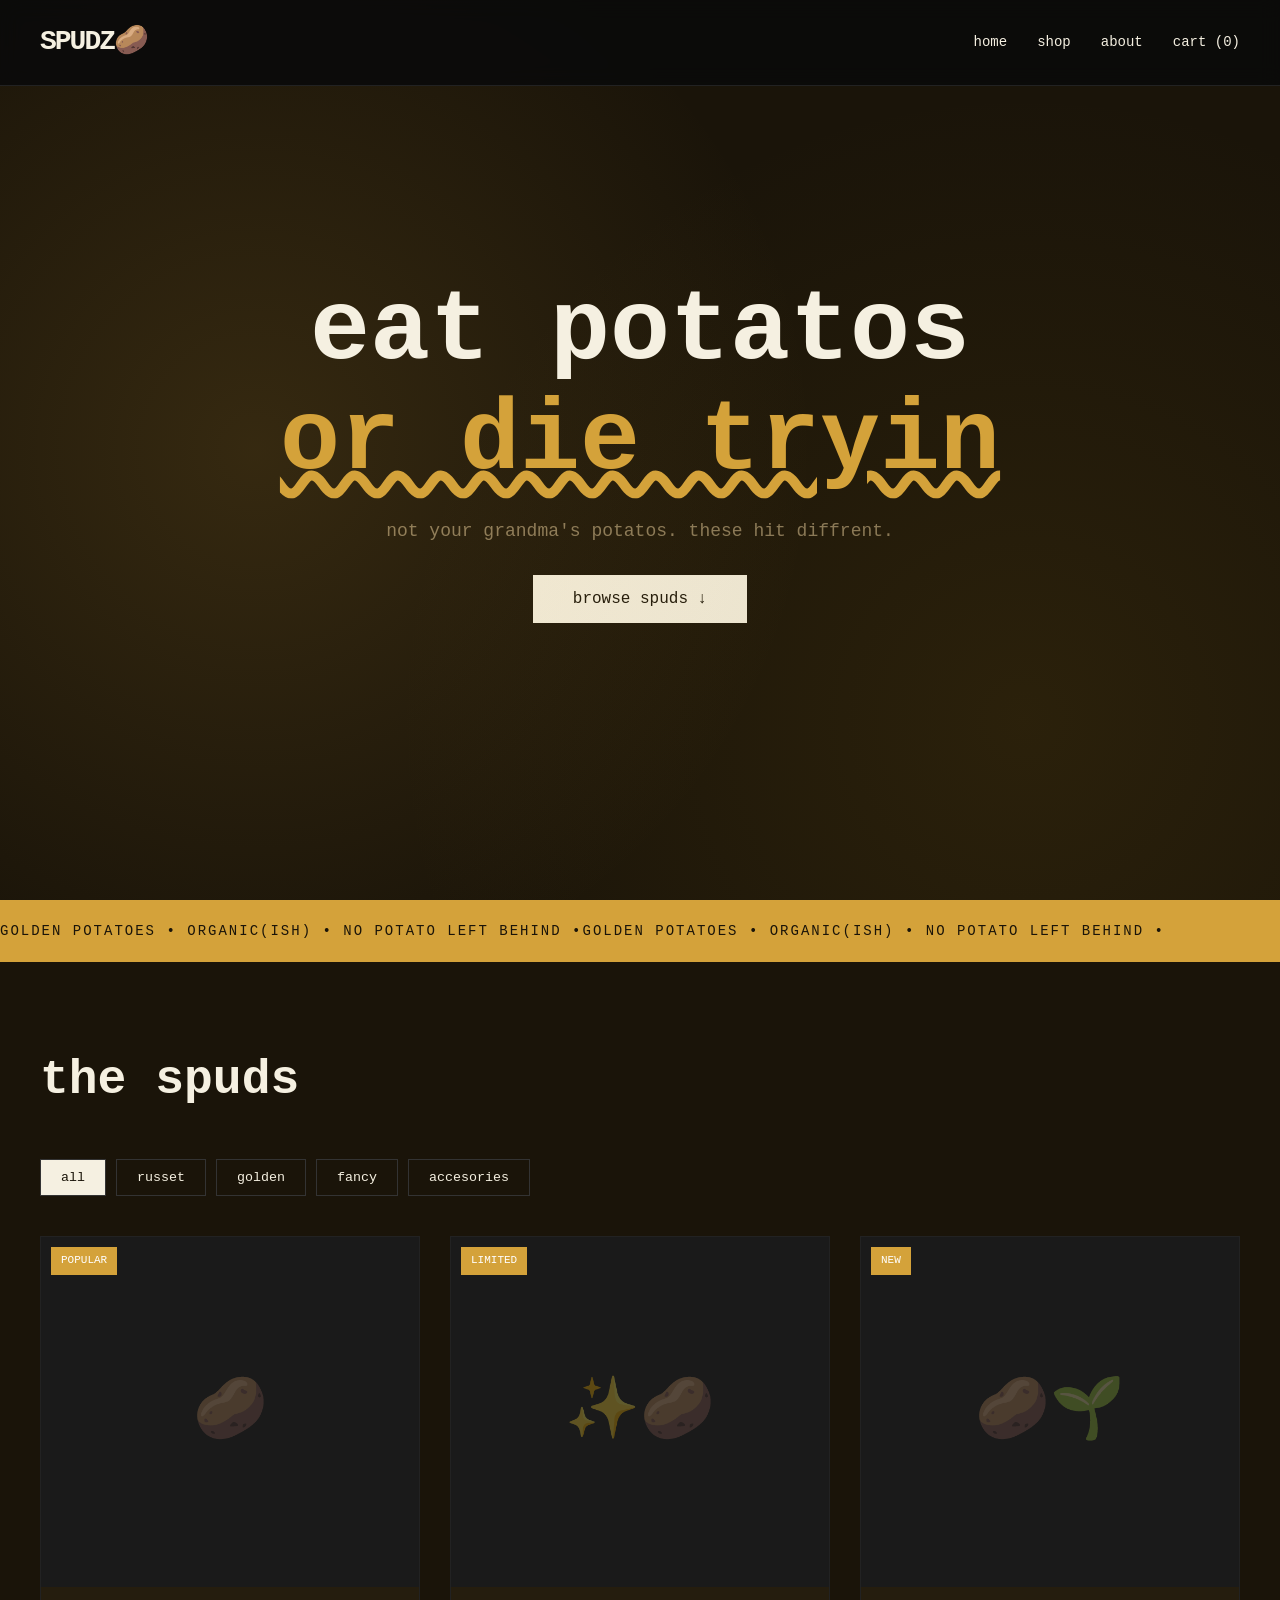
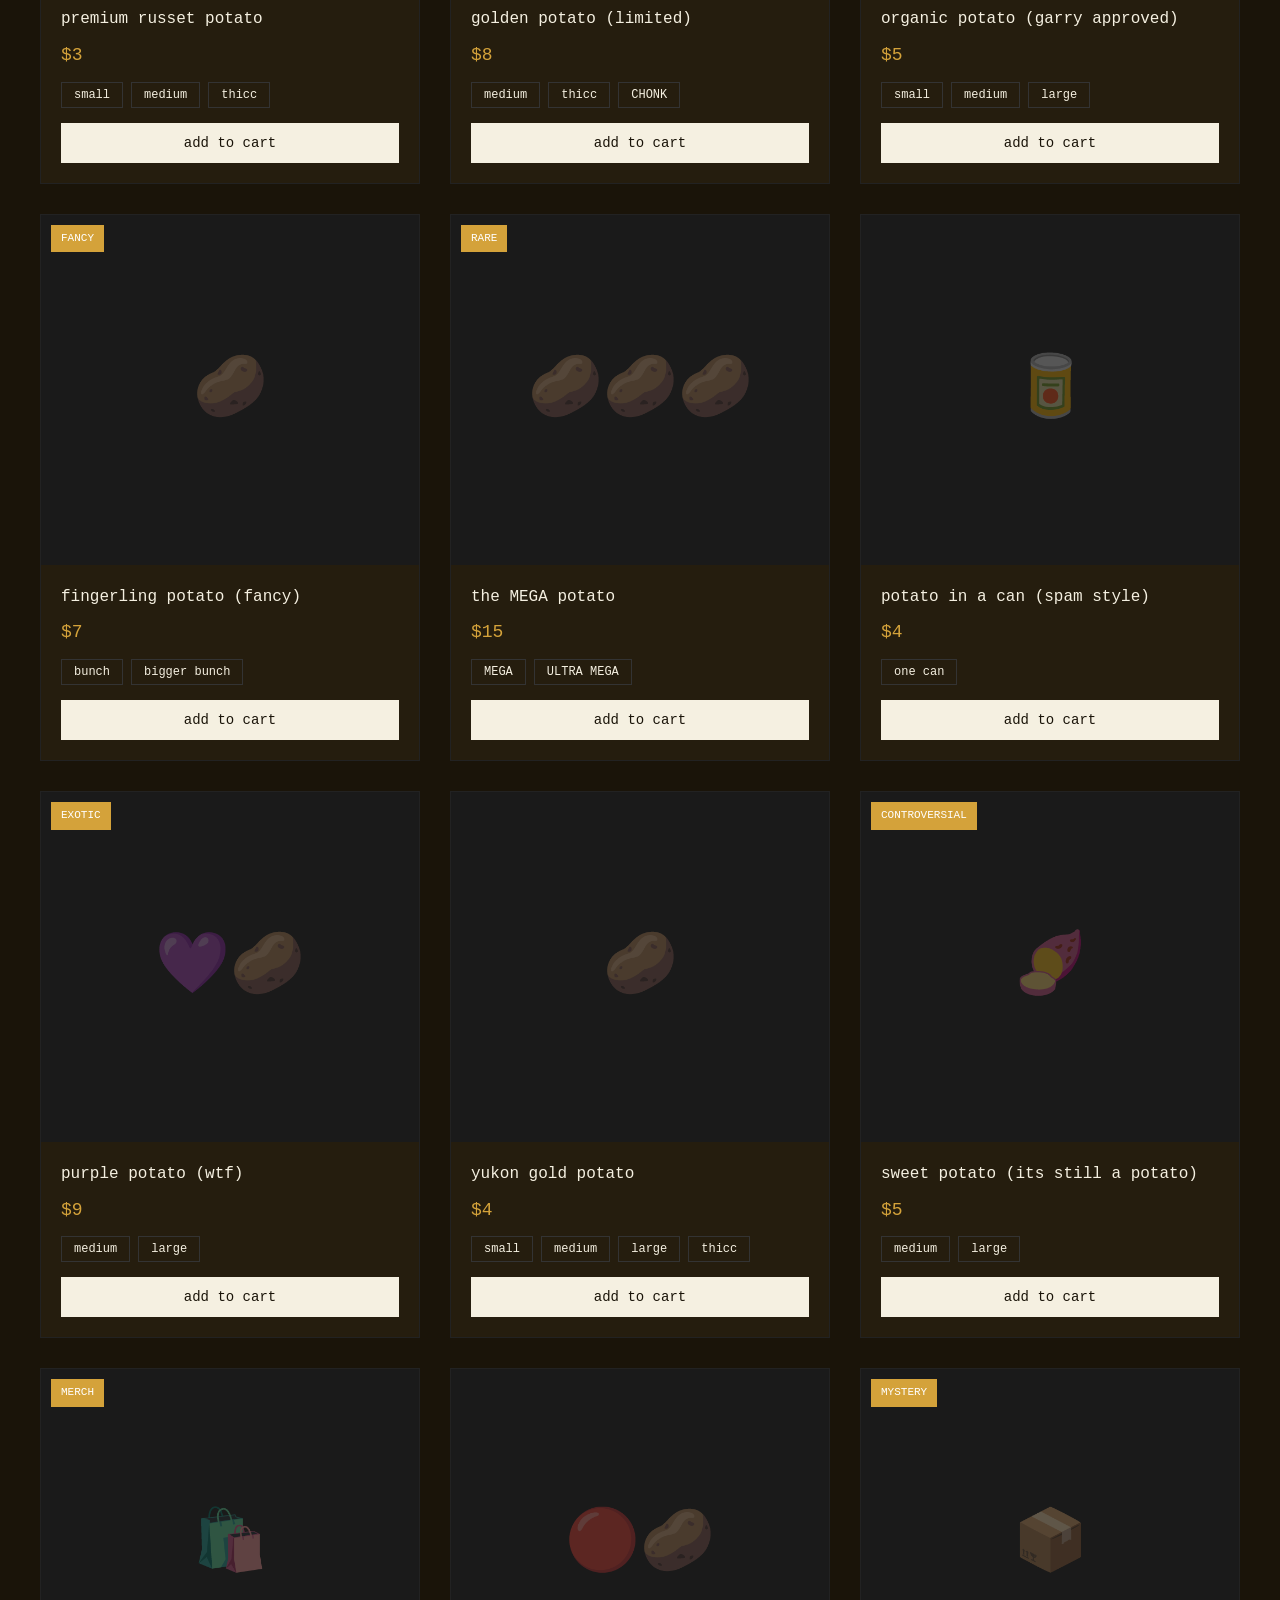
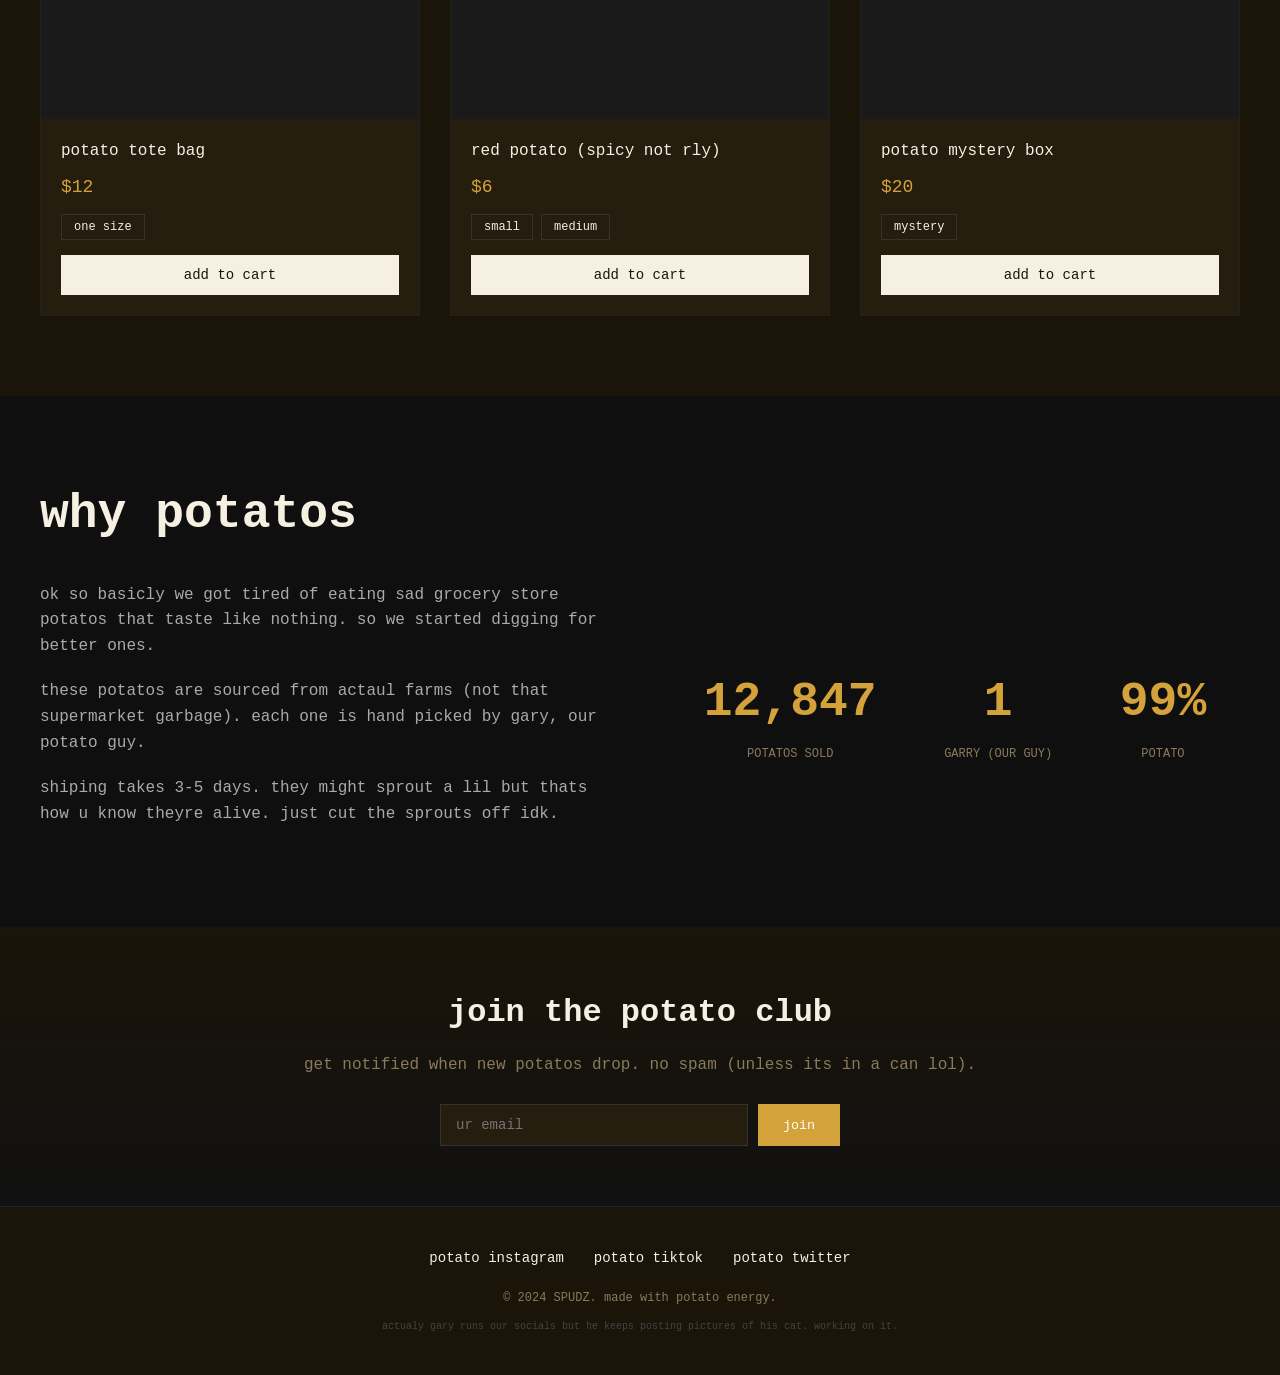
<file: index.html>
<!DOCTYPE html>
<html lang="en">
<head>
    <meta charset="UTF-8">
    <meta name="viewport" content="width=device-width, initial-scale=1.0">
    <title>SPUDZ - premium potatos 4 premium ppl</title>
    <link rel="stylesheet" href="style.css">
</head>
<body>
    <!-- header area -->
    <header>
        <div class="logo">SPUDZ<span class="dot">🥔</span></div>
        <nav>
            <a href="#home">home</a>
            <a href="#shop">shop</a>
            <a href="#about">about</a>
            <a href="cart.html">cart (<span id="cart-count">0</span>)</a>
        </nav>
    </header>

    <!-- hero section -->
    <section id="home" class="hero">
        <h1>eat potatos<br><span class="highlight">or die tryin</span></h1>
        <p>not your grandma's potatos. these hit diffrent.</p>
        <button onclick="scrollToShop()">browse spuds ↓</button>
    </section>

    <!-- featured stuff -->
    <section class="featured">
        <div class="marquee">
            <span>GOLDEN POTATOES • ORGANIC(ISH) • NO POTATO LEFT BEHIND • </span>
            <span>GOLDEN POTATOES • ORGANIC(ISH) • NO POTATO LEFT BEHIND • </span>
        </div>
    </section>

    <!-- shop section -->
    <section id="shop" class="products">
        <h2>the spuds</h2>
        <div class="filter-bar">
            <button class="filter-btn active" onclick="filterProducts('all')">all</button>
            <button class="filter-btn" onclick="filterProducts('russet')">russet</button>
            <button class="filter-btn" onclick="filterProducts('gold')">golden</button>
            <button class="filter-btn" onclick="filterProducts('fancy')">fancy</button>
            <button class="filter-btn" onclick="filterProducts('acc')">accesories</button>
        </div>
        <div class="product-grid" id="product-grid">
            <!-- products get loaded here by js -->
        </div>
    </section>

    <!-- about section kinda -->
    <section id="about" class="about">
        <h2>why potatos</h2>
        <div class="about-content">
            <div class="about-text">
                <p>ok so basicly we got tired of eating sad grocery store potatos that taste like nothing. so we started digging for better ones.</p>
                <p>these potatos are sourced from actaul farms (not that supermarket garbage). each one is hand picked by gary, our potato guy.</p>
                <p>shiping takes 3-5 days. they might sprout a lil but thats how u know theyre alive. just cut the sprouts off idk.</p>
            </div>
            <div class="about-stats">
                <div class="stat">
                    <span class="num">12,847</span>
                    <span class="label">potatos sold</span>
                </div>
                <div class="stat">
                    <span class="num">1</span>
                    <span class="label">garry (our guy)</span>
                </div>
                <div class="stat">
                    <span class="num">99%</span>
                    <span class="label">potato</span>
                </div>
            </div>
        </div>
    </section>

    <!-- newsletter -->
    <section class="newsletter">
        <h3>join the potato club</h3>
        <p>get notified when new potatos drop. no spam (unless its in a can lol).</p>
        <form onsubmit="subscribe(event)">
            <input type="email" placeholder="ur email" id="email-input">
            <button type="submit">join</button>
        </form>
    </section>

    <!-- footer -->
    <footer>
        <div class="footer-links">
            <a href="#">potato instagram</a>
            <a href="#">potato tiktok</a>
            <a href="#">potato twitter</a>
        </div>
        <p class="copyright">© 2024 SPUDZ. made with potato energy.</p>
        <p class="fine-print">actualy gary runs our socials but he keeps posting pictures of his cat. working on it.</p>
    </footer>

    <script src="script.js"></script>
</body>
</html>
</file>
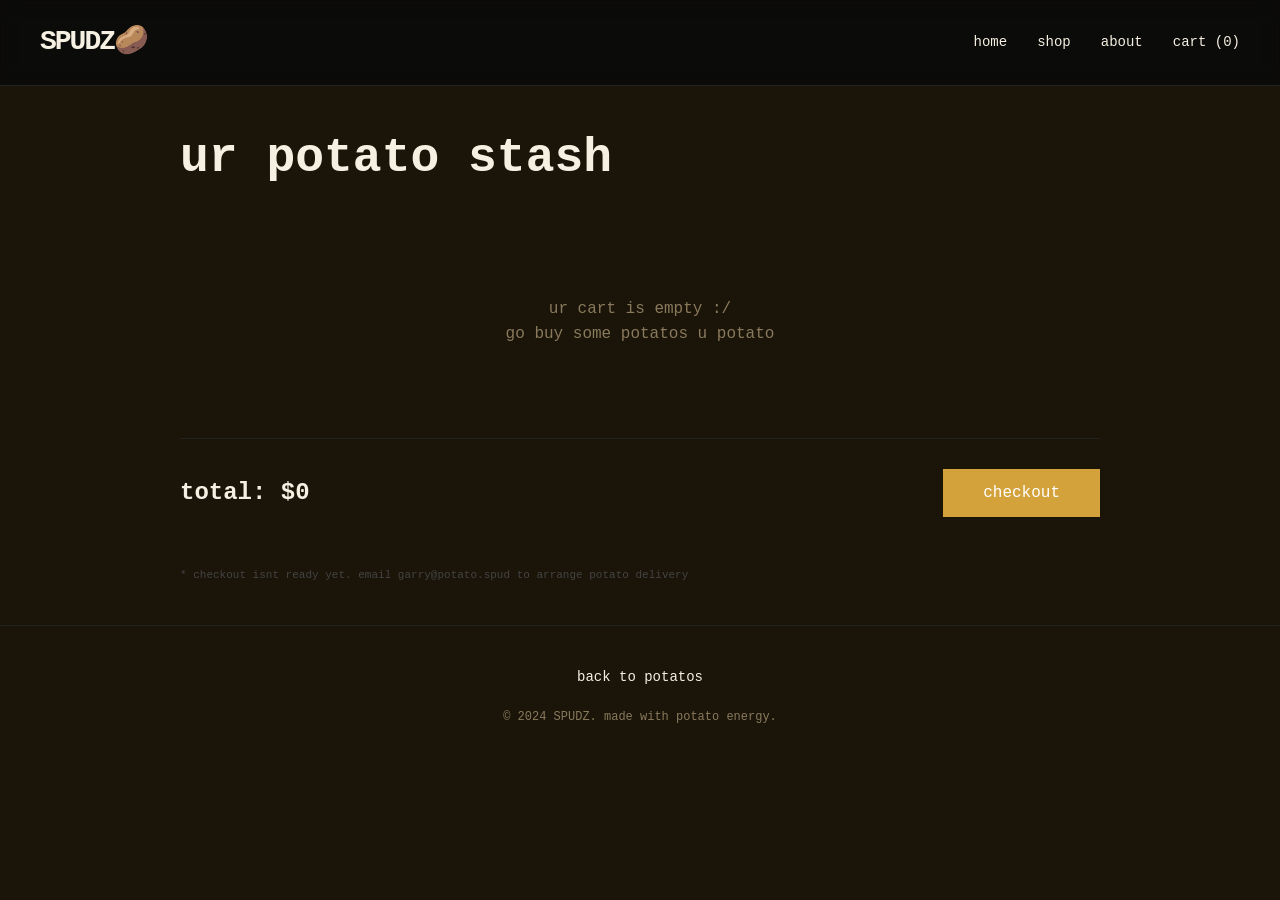
<file: cart.html>
<!DOCTYPE html>
<html lang="en">
<head>
    <meta charset="UTF-8">
    <meta name="viewport" content="width=device-width, initial-scale=1.0">
    <title>cart - SPUDZ</title>
    <link rel="stylesheet" href="style.css">
</head>
<body>
    <header>
        <div class="logo">SPUDZ<span class="dot">🥔</span></div>
        <nav>
            <a href="index.html">home</a>
            <a href="index.html#shop">shop</a>
            <a href="index.html#about">about</a>
            <a href="cart.html">cart (<span id="cart-count">0</span>)</a>
        </nav>
    </header>

    <div class="cart-container">
        <h1>ur potato stash</h1>
        <div class="cart-items">
            <!-- cart items load here -->
        </div>
        <div class="cart-total">
            <h3>total: <span>$0</span></h3>
            <button class="checkout-btn" onclick="checkout()">checkout</button>
        </div>
        <p style="color: #444; font-size: 11px; margin-top: 20px;">* checkout isnt ready yet. email garry@potato.spud to arrange potato delivery</p>
    </div>

    <footer>
        <div class="footer-links">
            <a href="index.html">back to potatos</a>
        </div>
        <p class="copyright">© 2024 SPUDZ. made with potato energy.</p>
    </footer>

    <script src="script.js"></script>
</body>
</html>
</file>
<file: style.css>
/* SPUDZ styles - yeah its messy deal with it */

* {
    margin: 0;
    padding: 0;
    box-sizing: border-box;
}

:root {
    --bg: #1a1409;
    --text: #f5f0e1;
    --accent: #d4a23a;
    --accent2: #8b6914;
    --muted: #8a7a5c;
    --card-bg: #251d0e;
}

body {
    font-family: 'Courier New', monospace;
    background: var(--bg);
    color: var(--text);
    line-height: 1.6;
    overflow-x: hidden; /* sometimes things overflow lol */
}

/* header */
header {
    display: flex;
    justify-content: space-between;
    align-items: center;
    padding: 20px 40px;
    position: fixed;
    width: 100%;
    top: 0;
    background: rgba(10, 10, 10, 0.9);
    backdrop-filter: blur(10px);
    z-index: 100;
    border-bottom: 1px solid #222;
}

.logo {
    font-size: 28px;
    font-weight: bold;
    letter-spacing: -2px;
}

.logo .dot {
    color: var(--accent);
}

nav {
    display: flex;
    gap: 30px;
}

nav a {
    color: var(--text);
    text-decoration: none;
    font-size: 14px;
    text-transform: lowercase;
    transition: color 0.2s;
}

nav a:hover {
    color: var(--accent);
}

/* hero */
.hero {
    min-height: 100vh;
    display: flex;
    flex-direction: column;
    justify-content: center;
    align-items: center;
    text-align: center;
    padding: 100px 20px;
    position: relative;
}

.hero::before {
    content: '';
    position: absolute;
    top: 0;
    left: 0;
    right: 0;
    bottom: 0;
    background:
        radial-gradient(circle at 20% 50%, rgba(212, 162, 58, 0.15) 0%, transparent 50%),
        radial-gradient(circle at 80% 80%, rgba(139, 105, 20, 0.15) 0%, transparent 50%);
    pointer-events: none;
}

.hero h1 {
    font-size: clamp(40px, 10vw, 100px);
    font-weight: 900;
    line-height: 1.1;
    margin-bottom: 20px;
    position: relative;
}

.highlight {
    color: var(--accent);
    text-decoration: underline;
    text-decoration-style: wavy;
}

.hero p {
    font-size: 18px;
    color: var(--muted);
    margin-bottom: 30px;
}

.hero button {
    padding: 15px 40px;
    background: var(--text);
    color: var(--bg);
    border: none;
    font-family: inherit;
    font-size: 16px;
    cursor: pointer;
    transition: transform 0.2s, box-shadow 0.2s;
}

.hero button:hover {
    transform: translateY(-3px);
    box-shadow: 0 10px 30px rgba(255, 59, 59, 0.3);
}

/* marquee thing */
.featured {
    padding: 20px 0;
    background: var(--accent);
    overflow: hidden;
}

.marquee {
    display: flex;
    animation: scroll-left 20s linear infinite;
    white-space: nowrap;
}

.marquee span {
    color: var(--bg);
    font-size: 14px;
    text-transform: uppercase;
    letter-spacing: 2px;
}

@keyframes scroll-left {
    from { transform: translateX(0); }
    to { transform: translateX(-50%); }
}

/* products section */
.products {
    padding: 80px 40px;
    max-width: 1400px;
    margin: 0 auto;
}

.products h2 {
    font-size: 48px;
    margin-bottom: 40px;
    text-transform: lowercase;
}

.filter-bar {
    display: flex;
    gap: 10px;
    margin-bottom: 40px;
    flex-wrap: wrap;
}

.filter-btn {
    padding: 10px 20px;
    background: transparent;
    border: 1px solid #333;
    color: var(--text);
    font-family: inherit;
    cursor: pointer;
    transition: all 0.2s;
}

.filter-btn:hover, .filter-btn.active {
    background: var(--text);
    color: var(--bg);
}

.product-grid {
    display: grid;
    grid-template-columns: repeat(auto-fill, minmax(280px, 1fr));
    gap: 30px;
}

/* product card */
.product-card {
    background: var(--card-bg);
    border: 1px solid #222;
    transition: transform 0.3s, border-color 0.3s;
    position: relative;
}

.product-card:hover {
    transform: translateY(-5px);
    border-color: var(--accent);
}

.product-img {
    width: 100%;
    height: 350px;
    background: #1a1a1a;
    display: flex;
    align-items: center;
    justify-content: center;
    position: relative;
    overflow: hidden;
}

.product-img .placeholder {
    font-size: 60px;
    opacity: 0.3;
}

.product-img .tag {
    position: absolute;
    top: 10px;
    left: 10px;
    background: var(--accent);
    color: white;
    padding: 5px 10px;
    font-size: 11px;
    text-transform: uppercase;
}

.product-info {
    padding: 20px;
}

.product-name {
    font-size: 16px;
    margin-bottom: 8px;
    font-weight: normal;
}

.product-price {
    color: var(--accent);
    font-size: 18px;
}

.product-sizes {
    display: flex;
    gap: 8px;
    margin-top: 12px;
}

.size-btn {
    padding: 5px 12px;
    background: transparent;
    border: 1px solid #333;
    color: var(--text);
    font-family: inherit;
    font-size: 12px;
    cursor: pointer;
    transition: all 0.2s;
}

.size-btn:hover, .size-btn.selected {
    background: var(--text);
    color: var(--bg);
}

.add-btn {
    width: 100%;
    padding: 12px;
    margin-top: 15px;
    background: var(--text);
    color: var(--bg);
    border: none;
    font-family: inherit;
    font-size: 14px;
    cursor: pointer;
    transition: background 0.2s;
}

.add-btn:hover {
    background: var(--accent);
    color: white;
}

/* about section */
.about {
    padding: 80px 40px;
    background: #0f0f0f;
}

.about h2 {
    font-size: 48px;
    margin-bottom: 30px;
}

.about-content {
    display: grid;
    grid-template-columns: 1fr 1fr;
    gap: 60px;
    max-width: 1200px;
    margin: 0 auto;
}

.about-text p {
    margin-bottom: 20px;
    color: #aaa;
    font-size: 16px;
}

.about-stats {
    display: flex;
    justify-content: space-around;
    align-items: center;
}

.stat {
    text-align: center;
}

.stat .num {
    display: block;
    font-size: 48px;
    font-weight: bold;
    color: var(--accent);
}

.stat .label {
    color: var(--muted);
    font-size: 12px;
    text-transform: uppercase;
}

/* newsletter */
.newsletter {
    padding: 60px 40px;
    text-align: center;
    background: linear-gradient(to bottom, var(--bg), #111);
}

.newsletter h3 {
    font-size: 32px;
    margin-bottom: 15px;
}

.newsletter p {
    color: var(--muted);
    margin-bottom: 25px;
}

.newsletter form {
    display: flex;
    gap: 10px;
    max-width: 400px;
    margin: 0 auto;
}

.newsletter input {
    flex: 1;
    padding: 12px 15px;
    background: var(--card-bg);
    border: 1px solid #333;
    color: var(--text);
    font-family: inherit;
    font-size: 14px;
}

.newsletter input:focus {
    outline: none;
    border-color: var(--accent);
}

.newsletter button {
    padding: 12px 25px;
    background: var(--accent);
    color: white;
    border: none;
    font-family: inherit;
    cursor: pointer;
    transition: background 0.2s;
}

.newsletter button:hover {
    background: #ff5555;
}

/* footer */
footer {
    padding: 40px;
    text-align: center;
    border-top: 1px solid #222;
}

.footer-links {
    display: flex;
    justify-content: center;
    gap: 30px;
    margin-bottom: 20px;
}

.footer-links a {
    color: var(--text);
    text-decoration: none;
    font-size: 14px;
}

.footer-links a:hover {
    text-decoration: underline;
}

.copyright {
    color: var(--muted);
    font-size: 12px;
}

.fine-print {
    color: #444;
    font-size: 10px;
    margin-top: 10px;
}

/* cart page styles */
.cart-container {
    max-width: 1000px;
    margin: 0 auto;
    padding: 120px 40px 40px;
}

.cart-container h1 {
    font-size: 48px;
    margin-bottom: 40px;
}

.cart-empty {
    text-align: center;
    padding: 60px;
    color: var(--muted);
}

.cart-item {
    display: grid;
    grid-template-columns: 100px 1fr auto auto;
    gap: 20px;
    align-items: center;
    padding: 20px;
    background: var(--card-bg);
    margin-bottom: 15px;
    border: 1px solid #222;
}

.cart-item-img {
    width: 100px;
    height: 100px;
    background: #1a1a1a;
    display: flex;
    align-items: center;
    justify-content: center;
    font-size: 30px;
}

.cart-item-info h3 {
    font-size: 16px;
    font-weight: normal;
    margin-bottom: 5px;
}

.cart-item-info p {
    color: var(--muted);
    font-size: 12px;
}

.cart-item-price {
    font-size: 18px;
    color: var(--accent);
}

.remove-btn {
    background: transparent;
    border: 1px solid #333;
    color: var(--muted);
    padding: 8px 15px;
    cursor: pointer;
    font-family: inherit;
    transition: all 0.2s;
}

.remove-btn:hover {
    border-color: var(--accent);
    color: var(--accent);
}

.cart-total {
    display: flex;
    justify-content: space-between;
    align-items: center;
    padding: 30px 0;
    margin-top: 30px;
    border-top: 1px solid #222;
}

.cart-total h3 {
    font-size: 24px;
}

.checkout-btn {
    padding: 15px 40px;
    background: var(--accent);
    color: white;
    border: none;
    font-family: inherit;
    font-size: 16px;
    cursor: pointer;
    transition: background 0.2s;
}

.checkout-btn:hover {
    background: #ff5555;
}

/* some responsive stuff */
@media (max-width: 768px) {
    header {
        padding: 15px 20px;
    }

    nav {
        gap: 15px;
    }

    .hero h1 {
        font-size: 36px;
    }

    .products {
        padding: 40px 20px;
    }

    .product-grid {
        grid-template-columns: 1fr;
    }

    .about-content {
        grid-template-columns: 1fr;
    }

    .about-stats {
        margin-top: 30px;
    }

    .cart-item {
        grid-template-columns: 80px 1fr;
    }

    .cart-item-price, .remove-btn {
        grid-column: 2;
    }
}

/* some random utility classes */
.hidden {
    display: none !important;
}

/* notification thing */
.notification {
    position: fixed;
    bottom: 20px;
    right: 20px;
    background: var(--accent2);
    color: var(--bg);
    padding: 15px 25px;
    font-size: 14px;
    animation: slide-in 0.3s ease;
    z-index: 1000;
}

@keyframes slide-in {
    from {
        transform: translateX(100%);
        opacity: 0;
    }
    to {
        transform: translateX(0);
        opacity: 1;
    }
}
</file>
